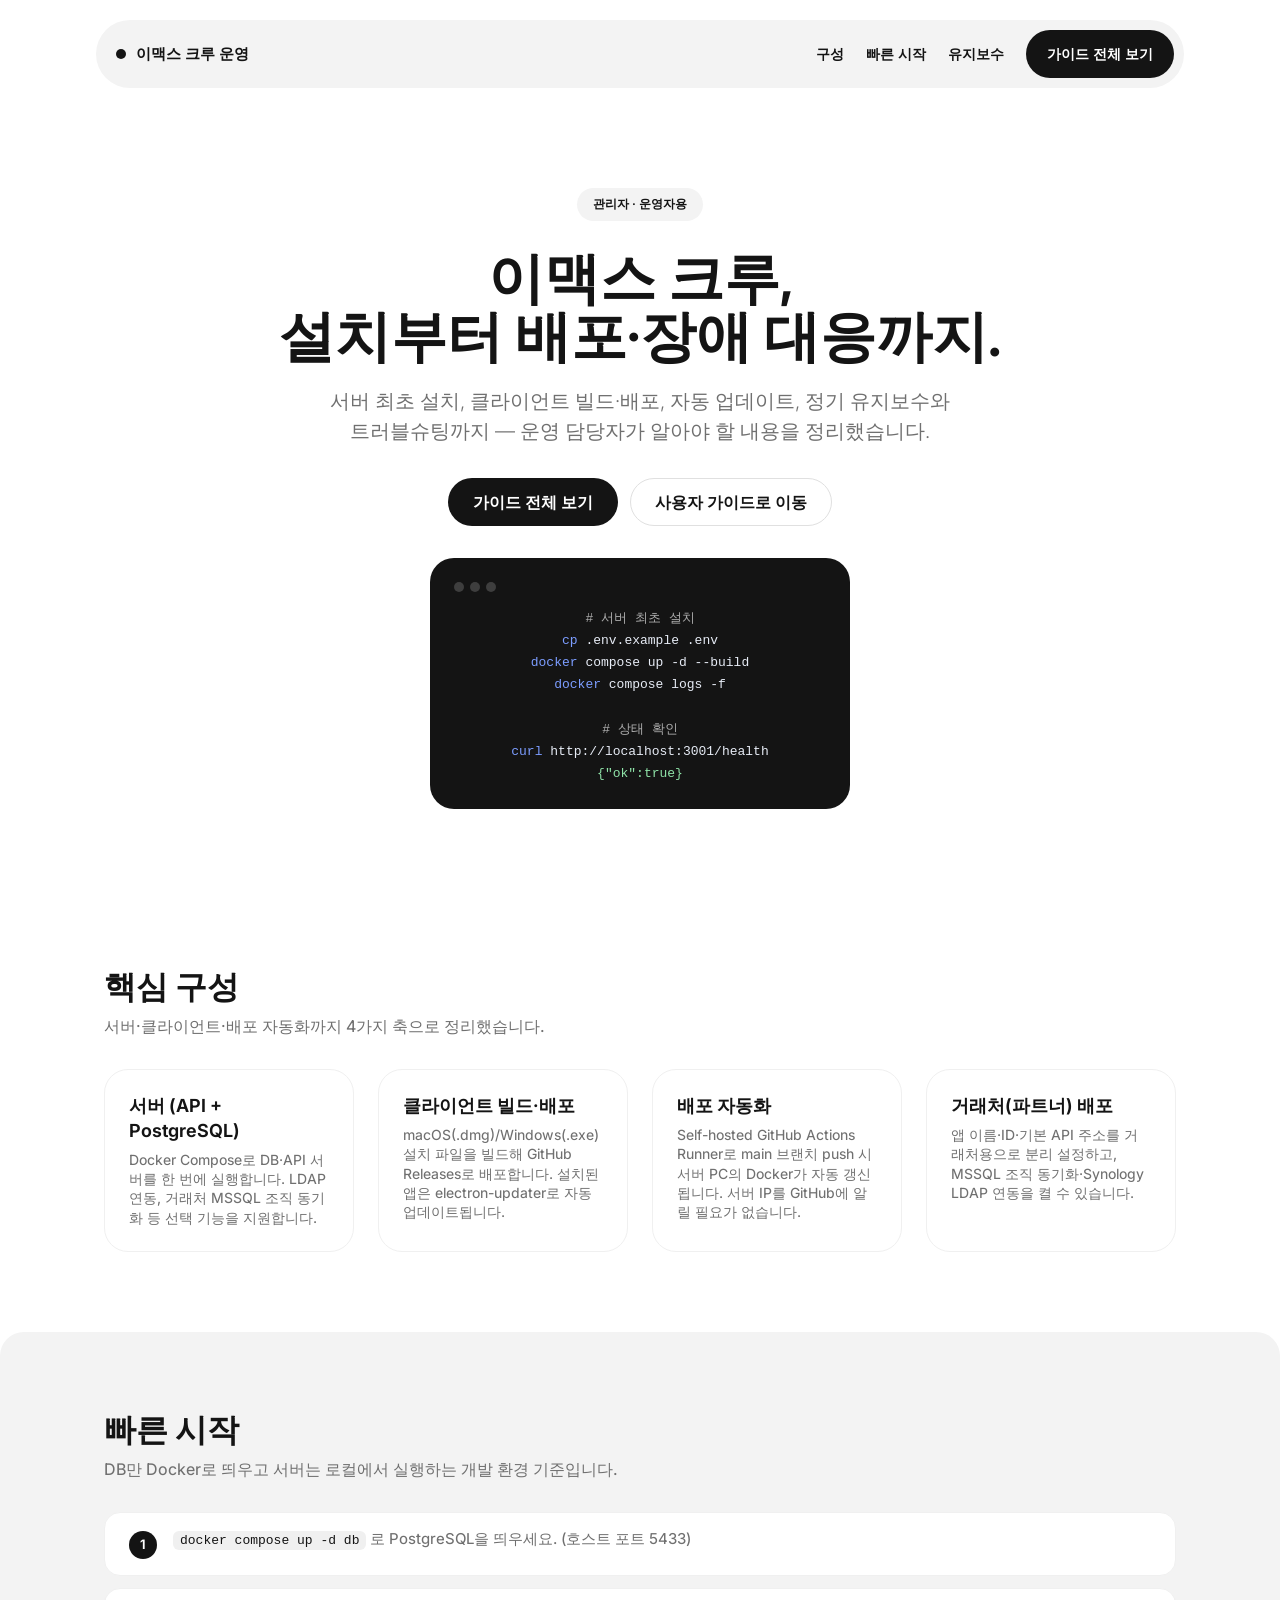
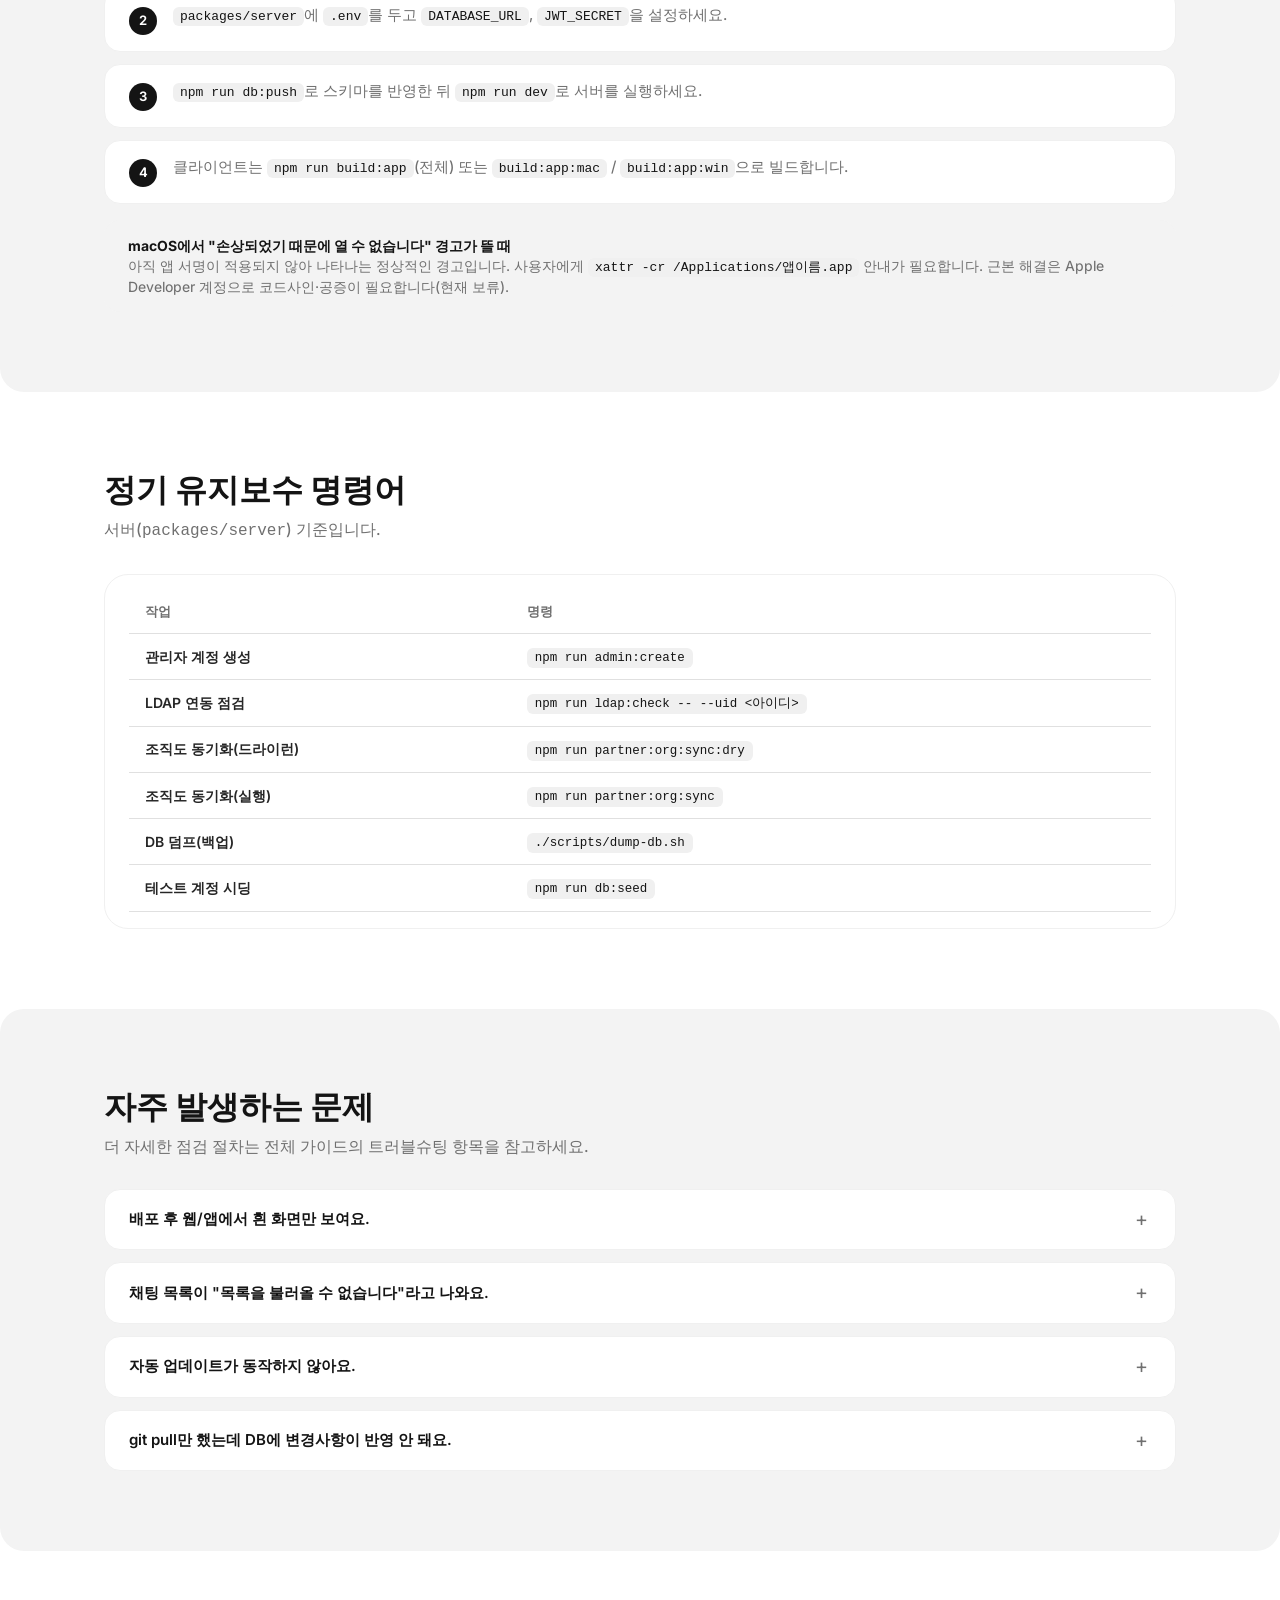
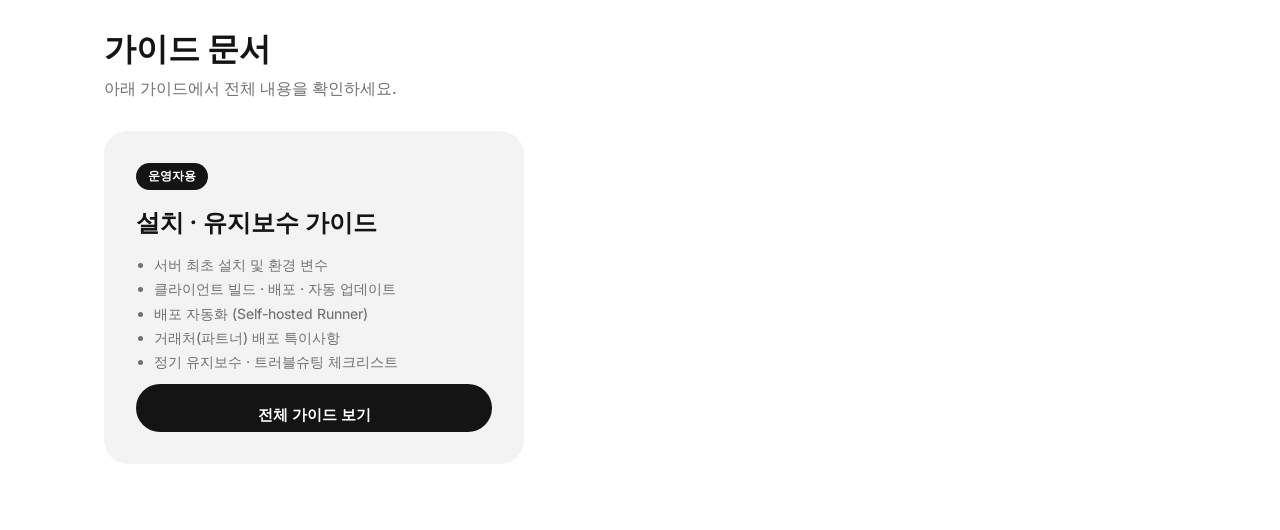
<file: index.html>
<!doctype html>
<html lang="ko">
<head>
<meta charset="utf-8" />
<meta name="viewport" content="width=device-width, initial-scale=1" />
<title>이맥스 크루 운영 가이드</title>
<meta name="description" content="이맥스 크루 설치·유지보수 가이드 — 서버 설치, 클라이언트 배포, 자동 업데이트, 장애 대응." />
<link rel="preconnect" href="https://fonts.googleapis.com" />
<link rel="preconnect" href="https://fonts.gstatic.com" crossorigin />
<link href="https://fonts.googleapis.com/css2?family=Inter:wght@300;450;600;650&display=swap" rel="stylesheet" />
<link rel="stylesheet" href="style.css" />
</head>
<body>

<nav class="nav">
  <div class="nav-pill">
    <a class="nav-brand" href="index.html"><span class="dot"></span> 이맥스 크루 운영</a>
    <div class="nav-links">
      <a href="#stack">구성</a>
      <a href="#quickstart">빠른 시작</a>
      <a href="#maintenance">유지보수</a>
      <a class="btn btn-primary" href="install-guide.html">가이드 전체 보기</a>
    </div>
  </div>
</nav>

<header class="hero">
  <div class="wrap">
    <span class="eyebrow">관리자 · 운영자용</span>
    <h1>이맥스 크루,<br />설치부터 배포·장애 대응까지.</h1>
    <p class="lead">
      서버 최초 설치, 클라이언트 빌드·배포, 자동 업데이트, 정기 유지보수와
      트러블슈팅까지 — 운영 담당자가 알아야 할 내용을 정리했습니다.
    </p>
    <div class="cta-row">
      <a class="btn btn-primary" href="install-guide.html">가이드 전체 보기</a>
      <a class="btn btn-outline" href="https://emax-project.github.io/csintech-messenger-docs/">사용자 가이드로 이동</a>
    </div>
  </div>

  <div class="hero-shot">
    <div class="terminal">
      <div class="dots"><span></span><span></span><span></span></div>
      <pre><span class="cm"># 서버 최초 설치</span>
<span class="c1">cp</span> .env.example .env
<span class="c1">docker</span> compose up -d --build
<span class="c1">docker</span> compose logs -f

<span class="cm"># 상태 확인</span>
<span class="c1">curl</span> http://localhost:3001/health
<span class="c2">{"ok":true}</span></pre>
    </div>
  </div>
</header>

<section id="stack">
  <div class="wrap">
    <div class="section-head">
      <h2 class="section-title">핵심 구성</h2>
      <p class="section-sub">서버·클라이언트·배포 자동화까지 4가지 축으로 정리했습니다.</p>
    </div>
    <div class="grid">
      <div class="card text-only"><div class="body">
        <h3>서버 (API + PostgreSQL)</h3>
        <p>Docker Compose로 DB·API 서버를 한 번에 실행합니다. LDAP 연동, 거래처 MSSQL 조직 동기화 등 선택 기능을 지원합니다.</p>
      </div></div>
      <div class="card text-only"><div class="body">
        <h3>클라이언트 빌드·배포</h3>
        <p>macOS(.dmg)/Windows(.exe) 설치 파일을 빌드해 GitHub Releases로 배포합니다. 설치된 앱은 electron-updater로 자동 업데이트됩니다.</p>
      </div></div>
      <div class="card text-only"><div class="body">
        <h3>배포 자동화</h3>
        <p>Self-hosted GitHub Actions Runner로 main 브랜치 push 시 서버 PC의 Docker가 자동 갱신됩니다. 서버 IP를 GitHub에 알릴 필요가 없습니다.</p>
      </div></div>
      <div class="card text-only"><div class="body">
        <h3>거래처(파트너) 배포</h3>
        <p>앱 이름·ID·기본 API 주소를 거래처용으로 분리 설정하고, MSSQL 조직 동기화·Synology LDAP 연동을 켤 수 있습니다.</p>
      </div></div>
    </div>
  </div>
</section>

<section class="alt" id="quickstart">
  <div class="wrap">
    <div class="section-head">
      <h2 class="section-title">빠른 시작</h2>
      <p class="section-sub">DB만 Docker로 띄우고 서버는 로컬에서 실행하는 개발 환경 기준입니다.</p>
    </div>
    <div class="steps">
      <div class="step">
        <div class="num">1</div>
        <div class="txt"><code>docker compose up -d db</code> 로 PostgreSQL을 띄우세요. (호스트 포트 5433)</div>
      </div>
      <div class="step">
        <div class="num">2</div>
        <div class="txt"><code>packages/server</code>에 <code>.env</code>를 두고 <code>DATABASE_URL</code>, <code>JWT_SECRET</code>을 설정하세요.</div>
      </div>
      <div class="step">
        <div class="num">3</div>
        <div class="txt"><code>npm run db:push</code>로 스키마를 반영한 뒤 <code>npm run dev</code>로 서버를 실행하세요.</div>
      </div>
      <div class="step">
        <div class="num">4</div>
        <div class="txt">클라이언트는 <code>npm run build:app</code>(전체) 또는 <code>build:app:mac</code> / <code>build:app:win</code>으로 빌드합니다.</div>
      </div>
    </div>
    <div class="note">
      <b>macOS에서 "손상되었기 때문에 열 수 없습니다" 경고가 뜰 때</b><br />
      아직 앱 서명이 적용되지 않아 나타나는 정상적인 경고입니다. 사용자에게
      <code>xattr -cr /Applications/앱이름.app</code> 안내가 필요합니다. 근본 해결은 Apple Developer 계정으로 코드사인·공증이 필요합니다(현재 보류).
    </div>
  </div>
</section>

<section id="maintenance">
  <div class="wrap">
    <div class="section-head">
      <h2 class="section-title">정기 유지보수 명령어</h2>
      <p class="section-sub">서버(<code>packages/server</code>) 기준입니다.</p>
    </div>
    <div class="cmd-table-wrap">
      <table class="cmd-table">
        <tr><th>작업</th><th>명령</th></tr>
        <tr><td>관리자 계정 생성</td><td><code>npm run admin:create</code></td></tr>
        <tr><td>LDAP 연동 점검</td><td><code>npm run ldap:check -- --uid &lt;아이디&gt;</code></td></tr>
        <tr><td>조직도 동기화(드라이런)</td><td><code>npm run partner:org:sync:dry</code></td></tr>
        <tr><td>조직도 동기화(실행)</td><td><code>npm run partner:org:sync</code></td></tr>
        <tr><td>DB 덤프(백업)</td><td><code>./scripts/dump-db.sh</code></td></tr>
        <tr><td>테스트 계정 시딩</td><td><code>npm run db:seed</code></td></tr>
      </table>
    </div>
  </div>
</section>

<section class="alt">
  <div class="wrap">
    <div class="section-head">
      <h2 class="section-title">자주 발생하는 문제</h2>
      <p class="section-sub">더 자세한 점검 절차는 전체 가이드의 트러블슈팅 항목을 참고하세요.</p>
    </div>
    <div class="faq-list">
      <details class="faq-row">
        <summary>배포 후 웹/앱에서 흰 화면만 보여요.<span class="plus">+</span></summary>
        <p class="answer"><code>/debug-client</code>로 클라이언트 파일이 서버 이미지에 포함됐는지 먼저 확인하고, <code>/health</code>로 API 서버 자체가 정상인지 확인하세요.</p>
      </details>
      <details class="faq-row">
        <summary>채팅 목록이 "목록을 불러올 수 없습니다"라고 나와요.<span class="plus">+</span></summary>
        <p class="answer">PostgreSQL이 떠 있지 않거나 <code>DATABASE_URL</code>이 잘못된 경우입니다. <code>docker compose ps</code>로 db 컨테이너 상태를 확인하세요.</p>
      </details>
      <details class="faq-row">
        <summary>자동 업데이트가 동작하지 않아요.<span class="plus">+</span></summary>
        <p class="answer">GitHub Releases에 <code>latest.yml</code>/<code>latest-mac.yml</code>이 함께 첨부됐는지 확인하세요. 비공개 저장소는 404가 나서 Generic 업데이트 서버 방식이 필요합니다.</p>
      </details>
      <details class="faq-row">
        <summary>git pull만 했는데 DB에 변경사항이 반영 안 돼요.<span class="plus">+</span></summary>
        <p class="answer">정상입니다. <code>git pull</code>은 코드만 갱신합니다. 서버 PC에서 <code>npm run db:push</code> 또는 <code>npm run db:migrate:deploy</code>를 한 번 더 실행해야 합니다.</p>
      </details>
    </div>
  </div>
</section>

<section>
  <div class="wrap">
    <div class="section-head">
      <h2 class="section-title">가이드 문서</h2>
      <p class="section-sub">아래 가이드에서 전체 내용을 확인하세요.</p>
    </div>
    <div class="guide-cards guide-cards-single">
      <div class="guide-card">
        <span class="tag">운영자용</span>
        <h3>설치 · 유지보수 가이드</h3>
        <ul>
          <li>서버 최초 설치 및 환경 변수</li>
          <li>클라이언트 빌드 · 배포 · 자동 업데이트</li>
          <li>배포 자동화 (Self-hosted Runner)</li>
          <li>거래처(파트너) 배포 특이사항</li>
          <li>정기 유지보수 · 트러블슈팅 체크리스트</li>
        </ul>
        <a class="btn btn-primary go" href="install-guide.html">전체 가이드 보기</a>
      </div>
    </div>
  </div>
</section>

</body>
</html>
</file>
<file: style.css>
/* ============================================================
   Design tokens — adapted from DESIGN.md (Mobbin analysis)
   Saans substituted with Inter (variable) per DESIGN.md guidance:
   652 -> 650, 456 -> 450, 300 -> 300, line-heights unchanged.
   ============================================================ */
:root {
  color-scheme: light;

  --primary: #141414;
  --on-primary: #ffffff;
  --ink: #141414;
  --ink-soft: #262626;
  --text-muted: #707070;
  --text-faint: #adadad;
  --canvas: #ffffff;
  --canvas-soft: #f3f3f3;
  --field: #f0f0f0;
  --hairline-soft: #f0f0f0;
  --hairline: #e0e0e0;
  --accent: #0066ff;

  --radius-none: 0px;
  --radius-sm: 16px;
  --radius-md: 24px;
  --radius-full: 9999px;

  --sp-xxs: 4px;
  --sp-xs: 8px;
  --sp-sm: 12px;
  --sp-md: 16px;
  --sp-lg: 24px;
  --sp-xl: 32px;
  --sp-xxl: 48px;
  --sp-section: 80px;
  --sp-section-lg: 120px;

  --maxw: 1120px;
  --font: "Inter", -apple-system, BlinkMacSystemFont, "Apple SD Gothic Neo",
    "Malgun Gothic", "Segoe UI", Roboto, sans-serif;
}

* { box-sizing: border-box; }

html, body {
  margin: 0;
  padding: 0;
  background: var(--canvas);
  color: var(--ink);
  font-family: var(--font);
  font-weight: 450;
  line-height: 1.38;
  -webkit-font-smoothing: antialiased;
}

img { max-width: 100%; display: block; }

a { color: var(--ink); text-decoration: underline; text-decoration-color: var(--hairline); text-underline-offset: 2px; }
a:hover { text-decoration-color: currentColor; }

.wrap {
  max-width: var(--maxw);
  margin: 0 auto;
  padding: 0 24px;
}

/* ---------- Floating pill nav ---------- */
.nav {
  position: sticky;
  top: 20px;
  z-index: 20;
  display: flex;
  justify-content: center;
  padding: 0 16px;
}
.nav-pill {
  width: 100%;
  max-width: calc(var(--maxw) - 32px);
  display: flex;
  align-items: center;
  justify-content: space-between;
  gap: 16px;
  background: var(--canvas-soft);
  border-radius: var(--radius-full);
  padding: 10px 10px 10px 20px;
}
.nav-brand {
  display: flex;
  align-items: center;
  gap: 10px;
  font-weight: 650;
  font-size: 15px;
  color: var(--ink);
  text-decoration: none;
  white-space: nowrap;
}
.nav-brand .dot {
  width: 10px; height: 10px; border-radius: 50%;
  background: var(--primary);
  flex-shrink: 0;
}
.nav-links {
  display: flex;
  align-items: center;
  gap: 22px;
  font-size: 14px;
  font-weight: 600;
}
.nav-links a:not(.btn) { color: var(--ink); text-decoration: none; }
.nav-links a:not(.btn):hover { color: var(--text-muted); }
.nav-links .btn { padding: 10px 20px; font-size: 14px; }

/* ---------- Buttons (stadium pills, per DESIGN.md) ---------- */
.btn {
  display: inline-flex;
  align-items: center;
  justify-content: center;
  gap: 8px;
  height: 48px;
  padding: 0 24px;
  border-radius: var(--radius-full);
  font-weight: 600;
  font-size: 16px;
  border: 1px solid transparent;
  text-decoration: none !important;
  white-space: nowrap;
}
.btn-primary { background: var(--primary); color: var(--on-primary); }
.btn-primary:hover { background: var(--ink-soft); }
.btn-outline { background: var(--canvas); color: var(--ink); border-color: var(--hairline); }
.btn-outline:hover { border-color: var(--ink); }
.btn-soft { background: var(--canvas-soft); color: var(--ink); }
.btn-soft:hover { background: var(--field); }

/* ---------- Hero ---------- */
.hero {
  padding: var(--sp-section-lg) 0 var(--sp-section);
  text-align: center;
}
.eyebrow {
  display: inline-flex;
  align-items: center;
  gap: 6px;
  font-size: 12px;
  font-weight: 600;
  color: var(--ink);
  background: var(--canvas-soft);
  padding: 8px 16px;
  border-radius: var(--radius-full);
  margin-bottom: 28px;
}
.hero h1 {
  font-size: clamp(32px, 5.4vw, 56px);
  font-weight: 650;
  line-height: 1.05;
  letter-spacing: 0;
  margin: 0 0 20px;
}
.hero p.lead {
  color: var(--text-muted);
  font-weight: 300;
  font-size: clamp(16px, 2vw, 20px);
  line-height: 1.5;
  max-width: 620px;
  margin: 0 auto var(--sp-xl);
}
.cta-row { display: flex; gap: 12px; justify-content: center; flex-wrap: wrap; }

/* ---------- Sections ---------- */
section { padding: var(--sp-section) 0; }
section.alt { background: var(--canvas-soft); border-radius: var(--radius-md); }
.section-head { max-width: 640px; margin: 0 0 var(--sp-xl); }
h2.section-title {
  font-size: clamp(24px, 3.2vw, 32px);
  font-weight: 650;
  line-height: 1.13;
  margin: 0 0 10px;
}
p.section-sub { color: var(--text-muted); font-size: 16px; margin: 0; }

/* ---------- Feature grid (plain, used for ops summary) ---------- */
.grid {
  display: grid;
  grid-template-columns: repeat(auto-fit, minmax(240px, 1fr));
  gap: var(--sp-lg);
}
.card {
  background: var(--canvas);
  border: 1px solid var(--hairline-soft);
  border-radius: var(--radius-md);
  overflow: hidden;
  display: flex;
  flex-direction: column;
}
.card .shot {
  aspect-ratio: 16 / 11;
  overflow: hidden;
  background: var(--canvas-soft);
  padding: 10px 10px 0;
  flex-shrink: 0;
}
.card .shot img {
  width: 100%;
  height: 100%;
  object-fit: cover;
  object-position: top center;
  border-radius: var(--radius-sm) var(--radius-sm) 0 0;
  border: 1px solid var(--hairline-soft);
  border-bottom: none;
}
.card .body { padding: var(--sp-lg); }
.card h3 { margin: 0 0 6px; font-size: 18px; font-weight: 650; }
.card p { margin: 0; font-size: 14px; color: var(--text-muted); }
.card.text-only .body { padding: var(--sp-lg); }

/* ---------- Bento feature grid ----------
   Source screenshots are tall/portrait (phone-app shape), so "featured"
   tiles are made TALLER (deeper image aspect-ratio), never wider —
   a wide-short cell would badly letterbox a portrait screenshot.
   align-items: start lets each card keep its own natural height
   (masonry-like), instead of stretching short cards to match tall ones. */
.bento {
  display: grid;
  grid-template-columns: repeat(3, 1fr);
  gap: var(--sp-lg);
  align-items: start;
}
.bento .card.feature-lg .shot { aspect-ratio: 3 / 4; }
.bento .card.feature-lg h3 { font-size: 20px; }

@media (max-width: 860px) {
  .bento { grid-template-columns: repeat(2, 1fr); }
}
@media (max-width: 560px) {
  .bento { grid-template-columns: 1fr; }
  .bento .card.feature-lg .shot { aspect-ratio: 16 / 11; }
}

/* ---------- Hero shot (single, clean — replaces the busy multi-screenshot marquee) ---------- */
.hero-shot { display: flex; justify-content: center; margin-top: var(--sp-xl); }
.hero-shot .frame {
  position: relative;
  background: var(--canvas);
  border: 1px solid var(--hairline-soft);
  border-radius: var(--radius-md);
  padding: var(--sp-sm);
}
.hero-shot .frame img {
  width: 300px;
  border-radius: var(--radius-sm);
  display: block;
}
.hero-shot .frame::after {
  content: '';
  position: absolute;
  left: var(--sp-sm);
  right: var(--sp-sm);
  bottom: var(--sp-sm);
  height: 90px;
  border-radius: 0 0 var(--radius-sm) var(--radius-sm);
  background: linear-gradient(180deg, transparent, var(--canvas) 85%);
  pointer-events: none;
}
@media (max-width: 640px) {
  .hero-shot .frame img { width: 240px; }
}

/* Fade mask for cropped/cut-off screenshot previews, so the crop reads as
   intentional rather than an accidental hard clip. */
.shot-fade { position: relative; }
.shot-fade::after {
  content: '';
  position: absolute;
  left: 10px; right: 10px; bottom: 0;
  height: 56px;
  background: linear-gradient(180deg, transparent, var(--canvas-soft) 90%);
  pointer-events: none;
}

/* ---------- Split panel (install) ---------- */
.split {
  display: grid;
  grid-template-columns: 1.1fr 0.9fr;
  gap: var(--sp-xxl);
  align-items: center;
}
.split-visual {
  display: flex;
  justify-content: center;
}
.split-visual .frame {
  background: var(--canvas);
  border: 1px solid var(--hairline-soft);
  border-radius: var(--radius-md);
  padding: var(--sp-sm);
  transform: rotate(1.5deg);
  box-shadow: none;
}
.split-visual .frame img {
  border-radius: var(--radius-sm);
  width: 260px;
}
@media (max-width: 860px) {
  .split { grid-template-columns: 1fr; }
  .split-visual { order: -1; }
}

/* ---------- Segmented control demo switcher ---------- */
.seg-control {
  display: inline-flex;
  flex-wrap: wrap;
  background: var(--canvas);
  border-radius: var(--radius-full);
  padding: 4px;
  gap: 2px;
  margin-bottom: var(--sp-xl);
}
.seg-control button {
  border: none;
  background: transparent;
  padding: 10px 18px;
  border-radius: var(--radius-full);
  font-weight: 600;
  font-size: 13.5px;
  color: var(--text-muted);
  cursor: pointer;
  font-family: var(--font);
}
.seg-control button.active { background: var(--ink); color: var(--on-primary); }
.seg-panel { display: none; }
.seg-panel.active { display: block; }
.seg-panel figure { margin: 0; max-width: 480px; }
.seg-panel img {
  width: 100%;
  border-radius: var(--radius-md);
  border: 1px solid var(--hairline-soft);
}
.seg-panel figcaption { margin-top: var(--sp-sm); font-size: 13.5px; color: var(--text-muted); }

/* ---------- FAQ accordion ---------- */
.faq-list { display: flex; flex-direction: column; gap: var(--sp-sm); }
.faq-row {
  background: var(--canvas);
  border: 1px solid var(--hairline-soft);
  border-radius: var(--radius-sm);
  padding: var(--sp-md) var(--sp-lg);
}
.faq-row summary {
  cursor: pointer;
  font-weight: 600;
  font-size: 15px;
  list-style: none;
  display: flex;
  justify-content: space-between;
  align-items: center;
  gap: var(--sp-md);
}
.faq-row summary::-webkit-details-marker { display: none; }
.faq-row summary .plus {
  flex-shrink: 0;
  font-weight: 400;
  font-size: 20px;
  color: var(--text-muted);
  width: 20px;
  text-align: center;
}
.faq-row[open] summary .plus { transform: rotate(45deg); }
.faq-row .answer { margin: var(--sp-sm) 0 0; color: var(--text-muted); font-size: 14px; }

/* ---------- Guide cards ---------- */
.guide-cards {
  display: grid;
  grid-template-columns: repeat(auto-fit, minmax(300px, 1fr));
  gap: var(--sp-lg);
}
.guide-cards-single { max-width: 420px; }
.guide-card {
  background: var(--canvas-soft);
  border-radius: var(--radius-md);
  padding: var(--sp-xl);
  display: flex;
  flex-direction: column;
  gap: var(--sp-sm);
}
.guide-card .tag {
  display: inline-flex;
  align-self: flex-start;
  font-size: 12px;
  font-weight: 600;
  color: var(--on-primary);
  background: var(--primary);
  padding: 5px 12px;
  border-radius: var(--radius-full);
}
.guide-card h3 { margin: 4px 0 0; font-size: 24px; font-weight: 650; }
.guide-card ul {
  margin: 4px 0 0;
  padding-left: 18px;
  color: var(--text-muted);
  font-size: 14px;
  display: flex;
  flex-direction: column;
  gap: 5px;
}
.guide-card .go {
  margin-top: auto;
  padding-top: var(--sp-md);
  font-weight: 600;
  font-size: 15px;
  text-decoration: none;
}
.guide-card .go:hover { color: var(--text-muted); }

/* ---------- Steps ---------- */
.steps { display: grid; gap: var(--sp-sm); }
.step {
  display: flex;
  align-items: flex-start;
  gap: var(--sp-md);
  background: var(--canvas);
  border: 1px solid var(--hairline-soft);
  border-radius: var(--radius-sm);
  padding: var(--sp-md) var(--sp-lg);
}
.step .num {
  flex-shrink: 0;
  width: 28px; height: 28px;
  border-radius: 50%;
  background: var(--primary);
  color: var(--on-primary);
  font-weight: 650;
  font-size: 13px;
  display: flex; align-items: center; justify-content: center;
  margin-top: 2px;
}
.step .txt { font-size: 15px; color: var(--text-muted); }
.step .txt b { color: var(--ink); font-weight: 650; }
.step code, .note code {
  background: var(--field);
  border-radius: 6px;
  padding: 2px 7px;
  font-size: 13px;
  color: var(--ink);
  font-family: ui-monospace, "SF Mono", Menlo, monospace;
}

.note {
  margin-top: var(--sp-md);
  font-size: 14px;
  color: var(--text-muted);
  background: var(--canvas-soft);
  border-radius: var(--radius-sm);
  padding: var(--sp-md) var(--sp-lg);
}
.note b { color: var(--ink); }

/* ---------- Screenshot gallery ---------- */
.gallery {
  display: grid;
  grid-template-columns: repeat(auto-fit, minmax(220px, 1fr));
  gap: var(--sp-md);
}
.gallery figure {
  margin: 0;
  background: var(--canvas);
  border: 1px solid var(--hairline-soft);
  border-radius: var(--radius-md);
  overflow: hidden;
}
.gallery img { display: block; width: 100%; }
.gallery figcaption {
  font-size: 13px;
  font-weight: 600;
  color: var(--ink);
  padding: 10px 14px 14px;
}

/* ---------- Footer (ink band, polarity inversion) ---------- */
footer.site-footer {
  background: var(--ink);
  color: var(--on-primary);
  border-radius: var(--radius-md) var(--radius-md) 0 0;
  margin-top: var(--sp-section);
  padding: var(--sp-xxl) 0 var(--sp-xl);
}
footer.site-footer .wordmark { font-size: 28px; font-weight: 650; margin-bottom: 8px; }
footer.site-footer .tagline { color: var(--text-faint); font-size: 14px; max-width: 420px; }
footer.site-footer .cols {
  display: flex;
  justify-content: space-between;
  align-items: flex-end;
  flex-wrap: wrap;
  gap: var(--sp-lg);
  margin-top: var(--sp-xl);
  padding-top: var(--sp-lg);
  border-top: 1px solid rgba(255,255,255,0.12);
}
footer.site-footer a { color: var(--text-faint); text-decoration: none; }
footer.site-footer a:hover { color: var(--on-primary); }
footer.site-footer .links { display: flex; flex-direction: column; gap: 10px; font-size: 13px; }
footer.site-footer .link-group-title { color: var(--on-primary); font-weight: 650; font-size: 13px; margin-bottom: 4px; }

@media (max-width: 640px) {
  .nav-links a:not(.btn) { display: none; }
}

/* ============================================================
   Markdown viewer page
   ============================================================ */
body.viewer .wrap.doc {
  max-width: 1080px;
  padding-top: var(--sp-xxl);
  padding-bottom: 100px;
  display: grid;
  grid-template-columns: minmax(0, 720px) 220px;
  gap: var(--sp-xxl);
  align-items: start;
}
.doc-main { min-width: 0; }
.doc-toc {
  position: sticky;
  top: 100px;
  font-size: 13px;
}
.doc-toc .toc-label {
  font-weight: 650;
  font-size: 12px;
  color: var(--text-faint);
  margin-bottom: var(--sp-sm);
}
.doc-toc ol {
  list-style: none;
  margin: 0;
  padding: 0;
  display: flex;
  flex-direction: column;
  gap: 8px;
  border-left: 1px solid var(--hairline);
}
.doc-toc a {
  display: block;
  padding: 2px 0 2px 14px;
  color: var(--text-muted);
  text-decoration: none;
  line-height: 1.4;
}
.doc-toc a:hover { color: var(--ink); }
@media (max-width: 900px) {
  body.viewer .wrap.doc { grid-template-columns: 1fr; }
  .doc-toc { display: none; }
}
.back-pill {
  display: inline-flex;
  align-items: center;
  gap: 6px;
  font-size: 13px;
  font-weight: 600;
  color: var(--ink);
  background: var(--canvas-soft);
  padding: 8px 16px;
  border-radius: var(--radius-full);
  text-decoration: none;
  margin-bottom: var(--sp-xl);
}
.back-pill:hover { background: var(--field); }

.doc-content h1 { font-size: 36px; font-weight: 650; line-height: 1.1; margin: 0 0 8px; }
.doc-content h2 {
  font-size: 22px;
  font-weight: 650;
  margin-top: 48px;
  padding-top: var(--sp-lg);
  border-top: 1px solid var(--hairline);
}
.doc-content h3 { font-size: 17px; font-weight: 650; margin-top: 28px; }
.doc-content p, .doc-content li { color: var(--ink-soft); font-size: 15.5px; }
.doc-content > p:first-of-type { color: var(--text-muted); font-weight: 300; font-size: 18px; }
.doc-content code {
  background: var(--field);
  border-radius: 6px;
  padding: 2px 7px;
  font-size: 13.5px;
  color: var(--ink);
  font-family: ui-monospace, "SF Mono", Menlo, monospace;
}
.doc-content pre {
  background: var(--ink);
  border-radius: var(--radius-sm);
  padding: var(--sp-md) var(--sp-lg);
  overflow-x: auto;
}
.doc-content pre code { background: none; padding: 0; color: #f3f3f3; }
.doc-content blockquote {
  margin: var(--sp-lg) 0;
  padding: var(--sp-md) var(--sp-lg);
  background: var(--canvas-soft);
  border-radius: var(--radius-sm);
  color: var(--ink-soft);
}
.doc-content blockquote p { margin: 4px 0; }
.doc-content table {
  width: 100%;
  border-collapse: collapse;
  font-size: 14px;
  margin: var(--sp-lg) 0;
}
.doc-content th, .doc-content td {
  border-bottom: 1px solid var(--hairline);
  padding: 10px 12px;
  text-align: left;
}
.doc-content th { background: var(--canvas-soft); font-weight: 650; }
.doc-content img {
  border-radius: var(--radius-md);
  border: 1px solid var(--hairline-soft);
  margin: var(--sp-md) 0;
}
.doc-content hr { border: none; border-top: 1px solid var(--hairline); margin: var(--sp-xl) 0; }
.doc-content a { font-weight: 600; }
.doc-loading { color: var(--text-muted); padding: 40px 0; }

/* ---------- Terminal frame (ops site: code instead of screenshots) ---------- */
.terminal {
  background: var(--ink);
  border-radius: var(--radius-md);
  padding: var(--sp-lg);
  width: 100%;
  max-width: 420px;
}
.terminal .dots { display: flex; gap: 6px; margin-bottom: var(--sp-md); }
.terminal .dots span { width: 10px; height: 10px; border-radius: 50%; background: rgba(255,255,255,0.18); }
.terminal pre {
  margin: 0;
  font-family: ui-monospace, "SF Mono", Menlo, monospace;
  font-size: 13px;
  line-height: 1.7;
  color: #e7ecf6;
  white-space: pre-wrap;
  word-break: break-all;
}
.terminal .c1 { color: #7c9dff; }
.terminal .c2 { color: #8fe3a8; }
.terminal .cm { color: var(--text-faint); }

/* ---------- Command table (ops quick reference) ---------- */
.cmd-table { width: 100%; border-collapse: collapse; font-size: 14px; }
.cmd-table th, .cmd-table td {
  text-align: left;
  padding: 12px 16px;
  border-bottom: 1px solid var(--hairline);
}
.cmd-table th { color: var(--text-muted); font-weight: 600; font-size: 13px; }
.cmd-table td:first-child { color: var(--ink-soft); font-weight: 600; white-space: nowrap; }
.cmd-table code {
  background: var(--field);
  border-radius: 6px;
  padding: 3px 8px;
  font-size: 12.5px;
  font-family: ui-monospace, "SF Mono", Menlo, monospace;
  color: var(--ink);
}
.cmd-table-wrap {
  background: var(--canvas);
  border: 1px solid var(--hairline-soft);
  border-radius: var(--radius-md);
  padding: var(--sp-md) var(--sp-lg);
  overflow-x: auto;
}
</file>
